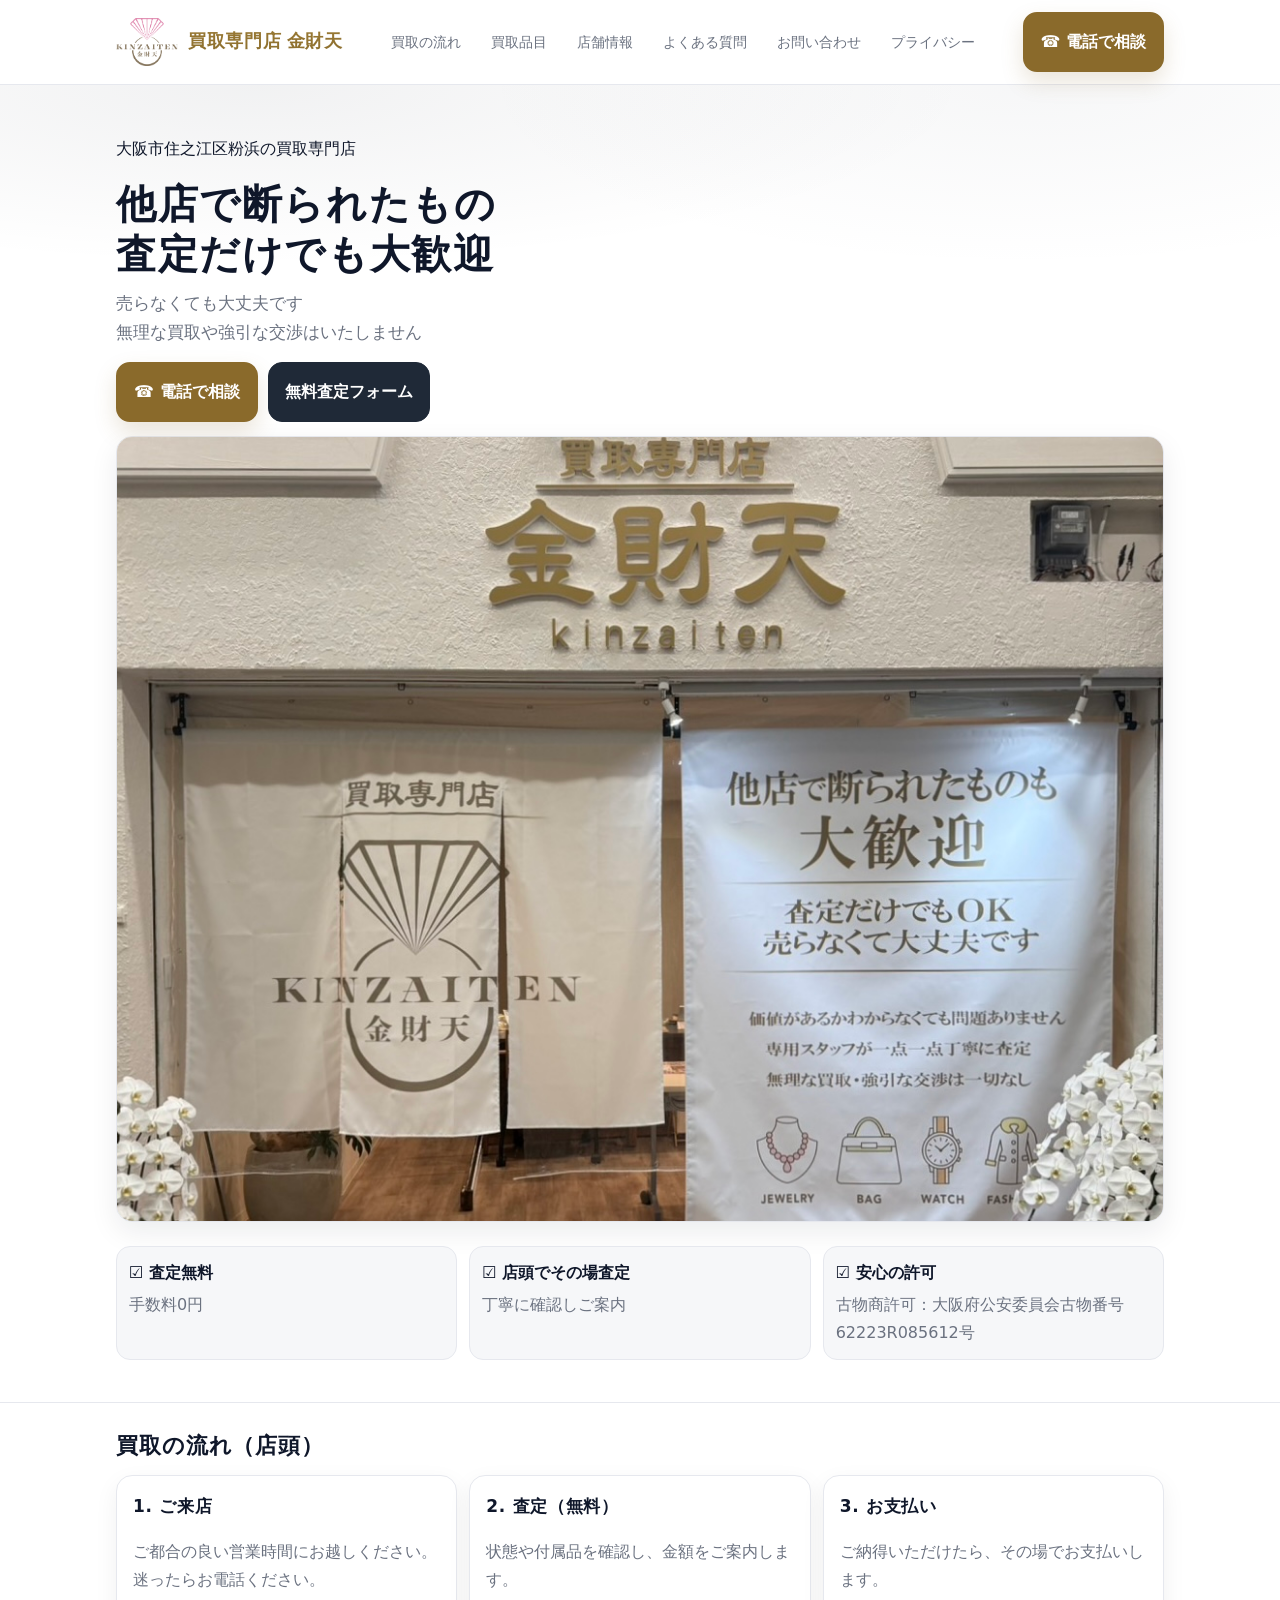
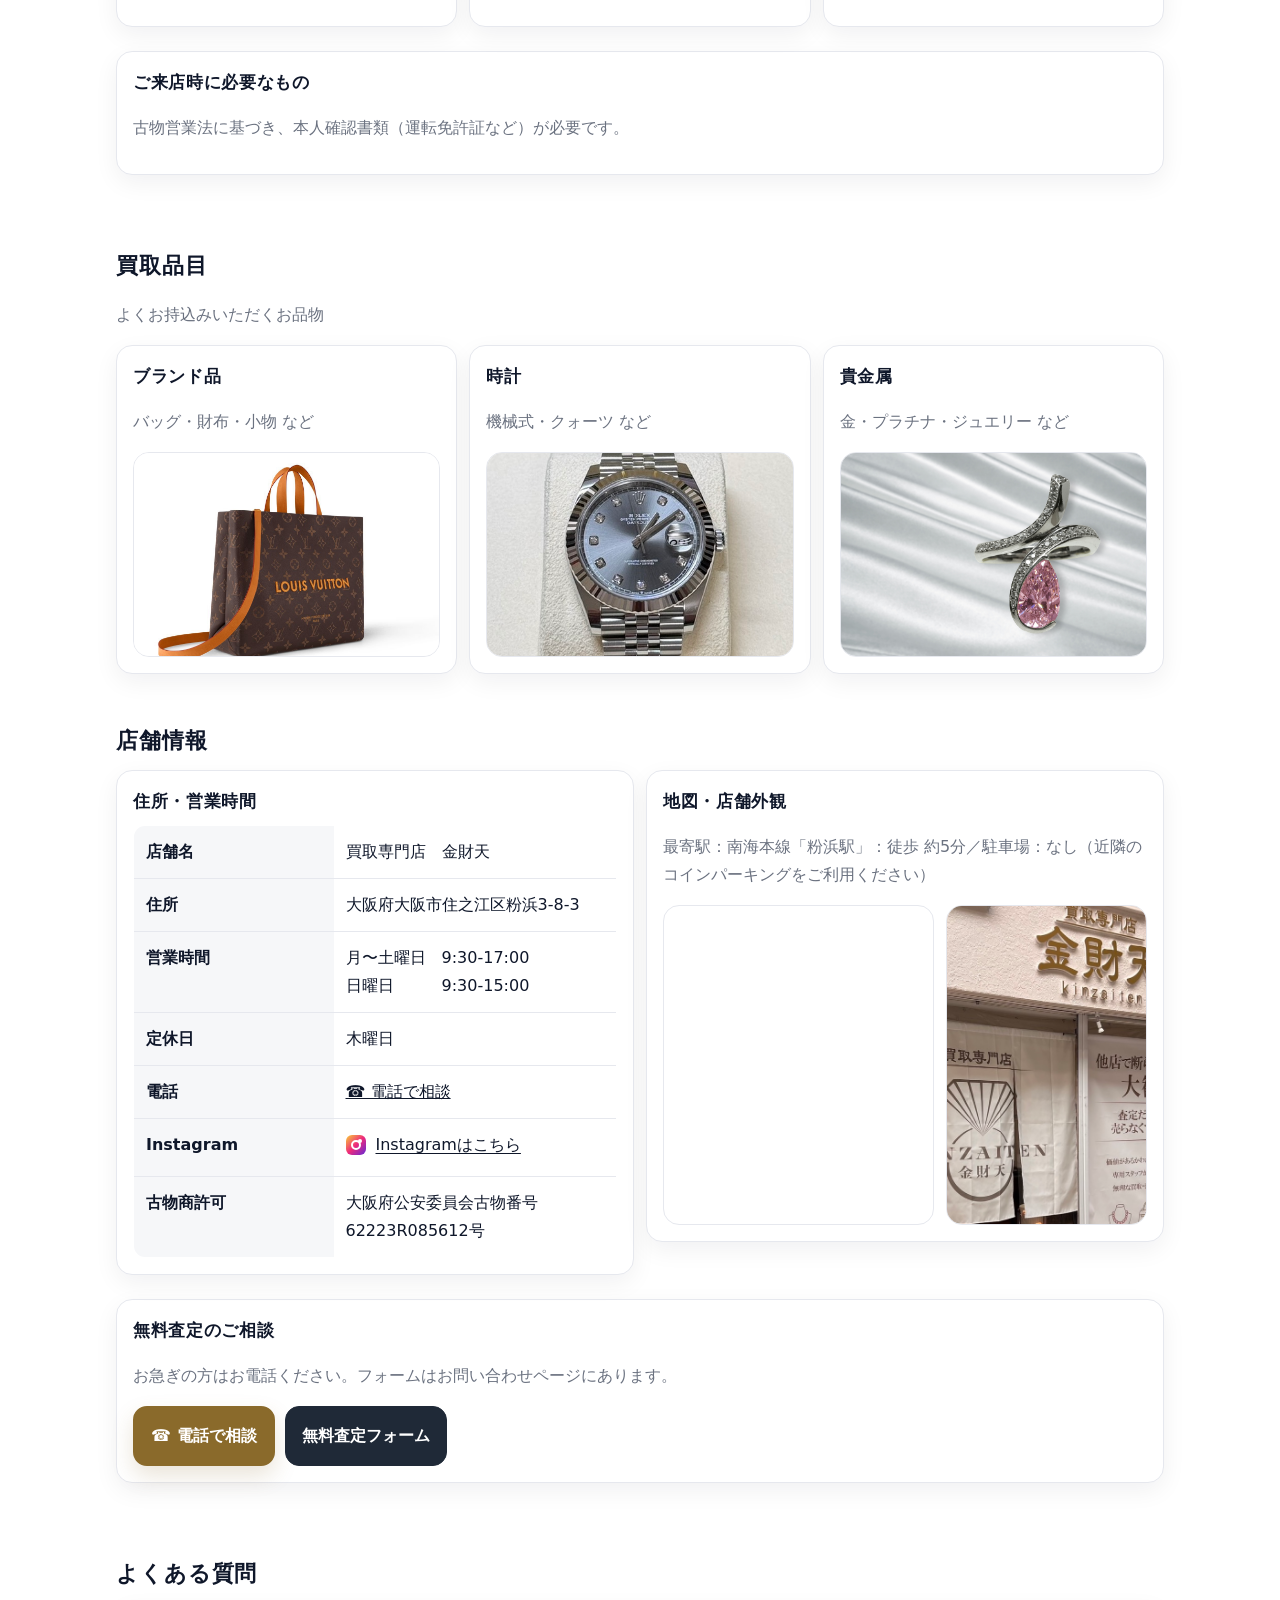
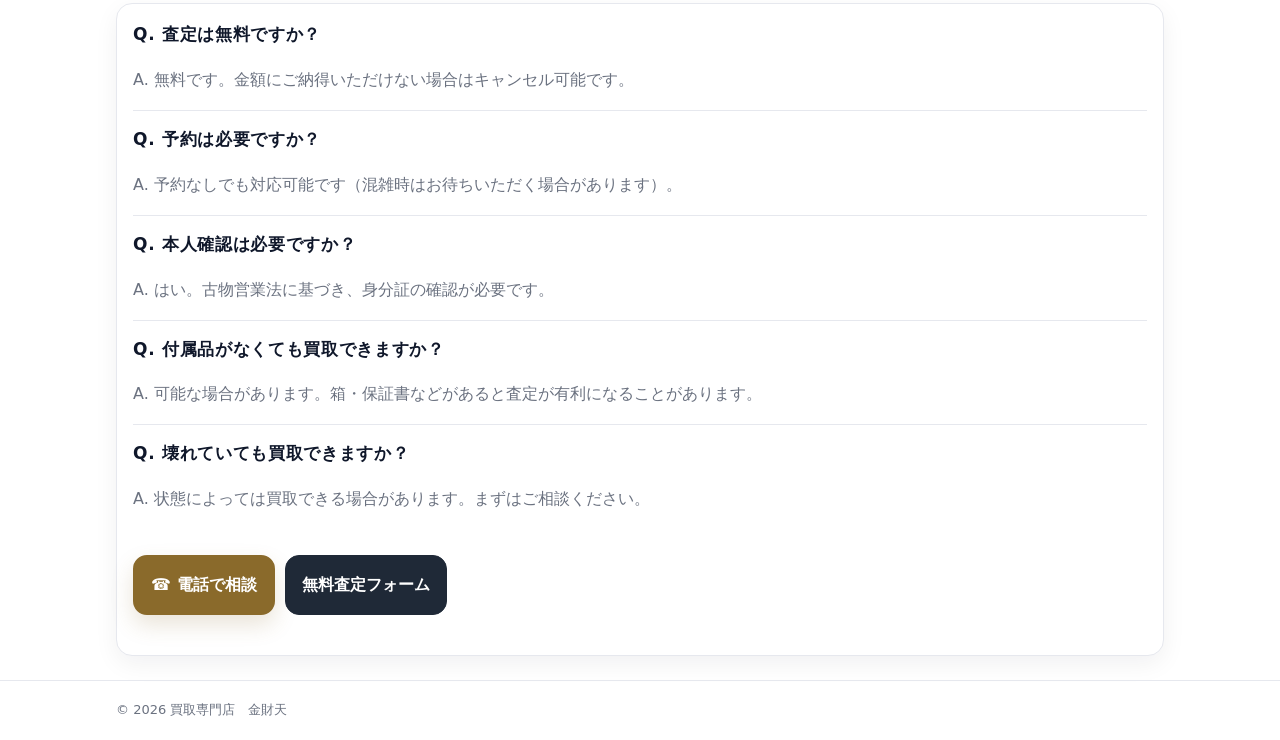
<file: index.html>
<!doctype html>
<html lang="ja">
<head>
  <meta charset="utf-8" />
  <meta name="viewport" content="width=device-width,initial-scale=1" />
  <title>大阪市住之江区粉浜の買取専門店 金財天｜金・ブランド・貴金属の無料査定</title>
  <meta name="description" content="買取専門店 金財天は地域密着の店頭買取サービス。金・ブランド品・貴金属などを無料査定し、その場で丁寧にご案内いたします。お気軽にお電話ください。" />
  <link rel="stylesheet" href="./css/style.css" />
  <script type="application/ld+json">
  {
   "@context": "https://schema.org",
   "@type": "Store",
   "name": "買取専門店 金財天",
   "address": {
    "@type": "PostalAddress",
    "addressLocality": "大阪市住之江区",
    "streetAddress": "粉浜3-8-3",
    "addressCountry": "JP"
   },
   "telephone": "0312345678"
  }
  </script>
</head>
<body>
  <header>
    <div class="container">
      <div class="nav">
        <a class="brand" href="./index.html#top">
          <img class="logowide" src="./img/logo.png" alt="買取専門店　金財天" width="379" height="88">
          <span class="sitename">
            <span class="shoptype">買取専門店</span>
            <span class="shopname">金財天</span>
          </span>
        </a>

        <nav class="navlinks" aria-label="サイトメニュー">
          <a href="./index.html#flow">買取の流れ</a>
          <a href="./index.html#items">買取品目</a>
          <a href="./index.html#store">店舗情報</a>
          <a href="./index.html#faq">よくある質問</a>
          <a href="./contact.html">お問い合わせ</a>
          <a href="./privacy.html">プライバシー</a>
        </nav>

        <a class="btn success" href="tel:0312345678">☎ 電話で相談</a>
      </div>
    </div>
  </header>
    <div class="mobile-quicklinks">
      <a href="./contact.html">お問い合わせ</a>
      <a href="./privacy.html">プライバシー</a>
    </div>

  <main id="top">
    <!-- HERO -->
    <div class="hero">
      <div class="container">
        <p class="area">大阪市住之江区粉浜の買取専門店</p>
        <h1>他店で断られたもの<br>
          査定だけでも大歓迎
        </h1>
        <p class="lead">
          売らなくても大丈夫です<br>
          無理な買取や強引な交渉はいたしません
        </p>
        <div class="kv-actions">
          <a class="btn success" href="tel:0312345678">☎ 電話で相談</a>
          <a class="btn primary" href="./contact.html">無料査定フォーム</a>
        </div>

        <div class="hero-media">
          <img src="./img/hero.jpg" alt="店頭買取のイメージ" loading="lazy" width="1200" height="675">
        </div>

        <div class="section">
          <div class="grid3">
            <div class="pill"><strong>☑︎ 査定無料</strong><div class="muted">手数料0円</div></div>
            <div class="pill"><strong>☑︎ 店頭でその場査定</strong><div class="muted">丁寧に確認しご案内</div></div>
            <div class="pill"><strong>☑︎ 安心の許可</strong><div class="muted">古物商許可：大阪府公安委員会古物番号　62223R085612号</div></div>
          </div>
        </div>
      </div>
    </div>

    <!-- FLOW -->
    <section class="section" id="flow">
      <div class="container">
        <h2>買取の流れ（店頭）</h2>
        <div class="grid3">
          <div class="card">
            <h3>1. ご来店</h3>
            <p class="muted">ご都合の良い営業時間にお越しください。迷ったらお電話ください。</p>
          </div>
          <div class="card">
            <h3>2. 査定（無料）</h3>
            <p class="muted">状態や付属品を確認し、金額をご案内します。</p>
          </div>
          <div class="card">
            <h3>3. お支払い</h3>
            <p class="muted">ご納得いただけたら、その場でお支払いします。</p>
          </div>
        </div>

        <div class="section">
          <div class="card">
            <h3>ご来店時に必要なもの</h3>
            <p class="muted">古物営業法に基づき、本人確認書類（運転免許証など）が必要です。</p>
          </div>
        </div>
      </div>
    </section>

    <!-- ITEMS -->
    <section class="section" id="items">
      <div class="container">
        <h2>買取品目</h2>
        <p class="muted">よくお持込みいただくお品物</p>

        <div class="grid3">
          <div class="card">
            <h3>ブランド品</h3>
            <p class="muted">バッグ・財布・小物 など</p>
            <div class="thumb">
              <img src="./img/items3.jpg" alt="ブランドバッグのイメージ" loading="lazy" width="1200" height="800">
            </div>
          </div>

          <div class="card">
            <h3>時計</h3>
            <p class="muted">機械式・クォーツ など</p>
            <div class="thumb">
              <img src="./img/items.jpg" alt="時計のイメージ" loading="lazy" width="1200" height="800">
            </div>
          </div>

          <div class="card">
            <h3>貴金属</h3>
            <p class="muted">金・プラチナ・ジュエリー など</p>
            <div class="thumb">
              <img src="./img/items2.jpg" alt="貴金属のイメージ" loading="lazy" width="1200" height="800">
            </div>
          </div>
        </div>
      </div>
    </section>

    <!-- STORE -->
    <section class="section" id="store">
      <div class="container">
        <h2>店舗情報</h2>

        <div class="grid2">
          <!-- 左：店舗情報（表だけ） -->
          <div class="card">
            <h3>住所・営業時間</h3>
            <table class="table" aria-label="店舗情報">
              <tr><th>店舗名</th><td>買取専門店　金財天</td></tr>
              <tr><th>住所</th><td>大阪府大阪市住之江区粉浜3-8-3</td></tr>
              <tr><th>営業時間</th><td>
                月〜土曜日　9:30-17:00<br>
                日曜日　　　9:30-15:00
              </td></tr>
              <tr><th>定休日</th><td>木曜日</td></tr>
              <tr><th>電話</th><td><a href="tel:0312345678">☎ 電話で相談</a></td></tr>
              <tr><th>Instagram</th><td>
                <a class="insta-inline" href="https://www.instagram.com/kinzaiten0305" target="_blank" rel="noopener noreferrer">
                <span class="insta-dot"></span>
                <span class="insta-text">Instagramはこちら</span>
                </a>
              </td>
              </tr>
              <tr><th>古物商許可</th><td>大阪府公安委員会古物番号　62223R085612号</td></tr>
            </table>
          </div>

          <!-- 右：地図＋外観（横並び） -->
          <div class="card">
            <h3>地図・店舗外観</h3>
            <p class="muted">最寄駅：南海本線「粉浜駅」：徒歩 約5分／駐車場：なし（近隣のコインパーキングをご利用ください）</p>

            <div class="mapgrid">
              <div class="mapbox">
                <iframe
                  title="金財天の場所（Googleマップ）"
                  src="https://www.google.com/maps/embed?pb=!1m18!1m12!1m3!1d3283.540900613716!2d135.48904645053602!3d34.615768987996894!2m3!1f0!2f0!3f0!3m2!1i1024!2i768!4f13.1!3m3!1m2!1s0x6000dda8eb8e730b%3A0xe0fc2e6d7d4279b8!2z44CSNTU5LTAwMDEg5aSn6Ziq5bqc5aSn6Ziq5biC5L2P5LmL5rGf5Yy657KJ5rWc77yT5LiB55uu77yY4oiS77yT!5e0!3m2!1sja!2sjp!4v1772723970744!5m2!1sja!2sjp"
                  width="600" height="450"
                  style="border:0;"
                  allowfullscreen=""
                  loading="lazy"
                  referrerpolicy="no-referrer-when-downgrade"></iframe>
              </div>

              <div class="photobox">
                <img src="./img/store.jpg" alt="店舗外観" loading="lazy" width="1200" height="675">
              </div>
            </div>
          </div>
        </div>

        <div class="section">
          <div class="card">
            <h3>無料査定のご相談</h3>
            <p class="muted">お急ぎの方はお電話ください。フォームはお問い合わせページにあります。</p>
            <div class="kv-actions">
              <a class="btn success" href="tel:0312345678">☎ 電話で相談</a>
              <a class="btn primary" href="./contact.html">無料査定フォーム</a>
            </div>
          </div>
        </div>
      </div>
    </section>

    <!-- FAQ -->
    <section class="section" id="faq">
      <div class="container">
        <h2>よくある質問</h2>
        <div class="card">
          <h3>Q. 査定は無料ですか？</h3>
          <p class="muted">A. 無料です。金額にご納得いただけない場合はキャンセル可能です。</p>
          <hr class="hr">

          <h3>Q. 予約は必要ですか？</h3>
          <p class="muted">A. 予約なしでも対応可能です（混雑時はお待ちいただく場合があります）。</p>
          <hr class="hr">

          <h3>Q. 本人確認は必要ですか？</h3>
          <p class="muted">A. はい。古物営業法に基づき、身分証の確認が必要です。</p>
          <hr class="hr">

          <h3>Q. 付属品がなくても買取できますか？</h3>
          <p class="muted">A. 可能な場合があります。箱・保証書などがあると査定が有利になることがあります。</p>
          <hr class="hr">

          <h3>Q. 壊れていても買取できますか？</h3>
          <p class="muted">A. 状態によっては買取できる場合があります。まずはご相談ください。</p>

          <div class="section" style="padding-top:16px">
            <div class="kv-actions">
              <a class="btn success" href="tel:0312345678">☎ 電話で相談</a>
              <a class="btn primary" href="./contact.html">無料査定フォーム</a>
            </div>
          </div>
        </div>
      </div>
    </section>
  </main>

  <footer>
    <div class="container">
      <div>© <span id="y"></span> 買取専門店　金財天</div>
    </div>
  </footer>
  <script>document.getElementById("y").textContent = new Date().getFullYear();</script>
</body>
</html>
</file>
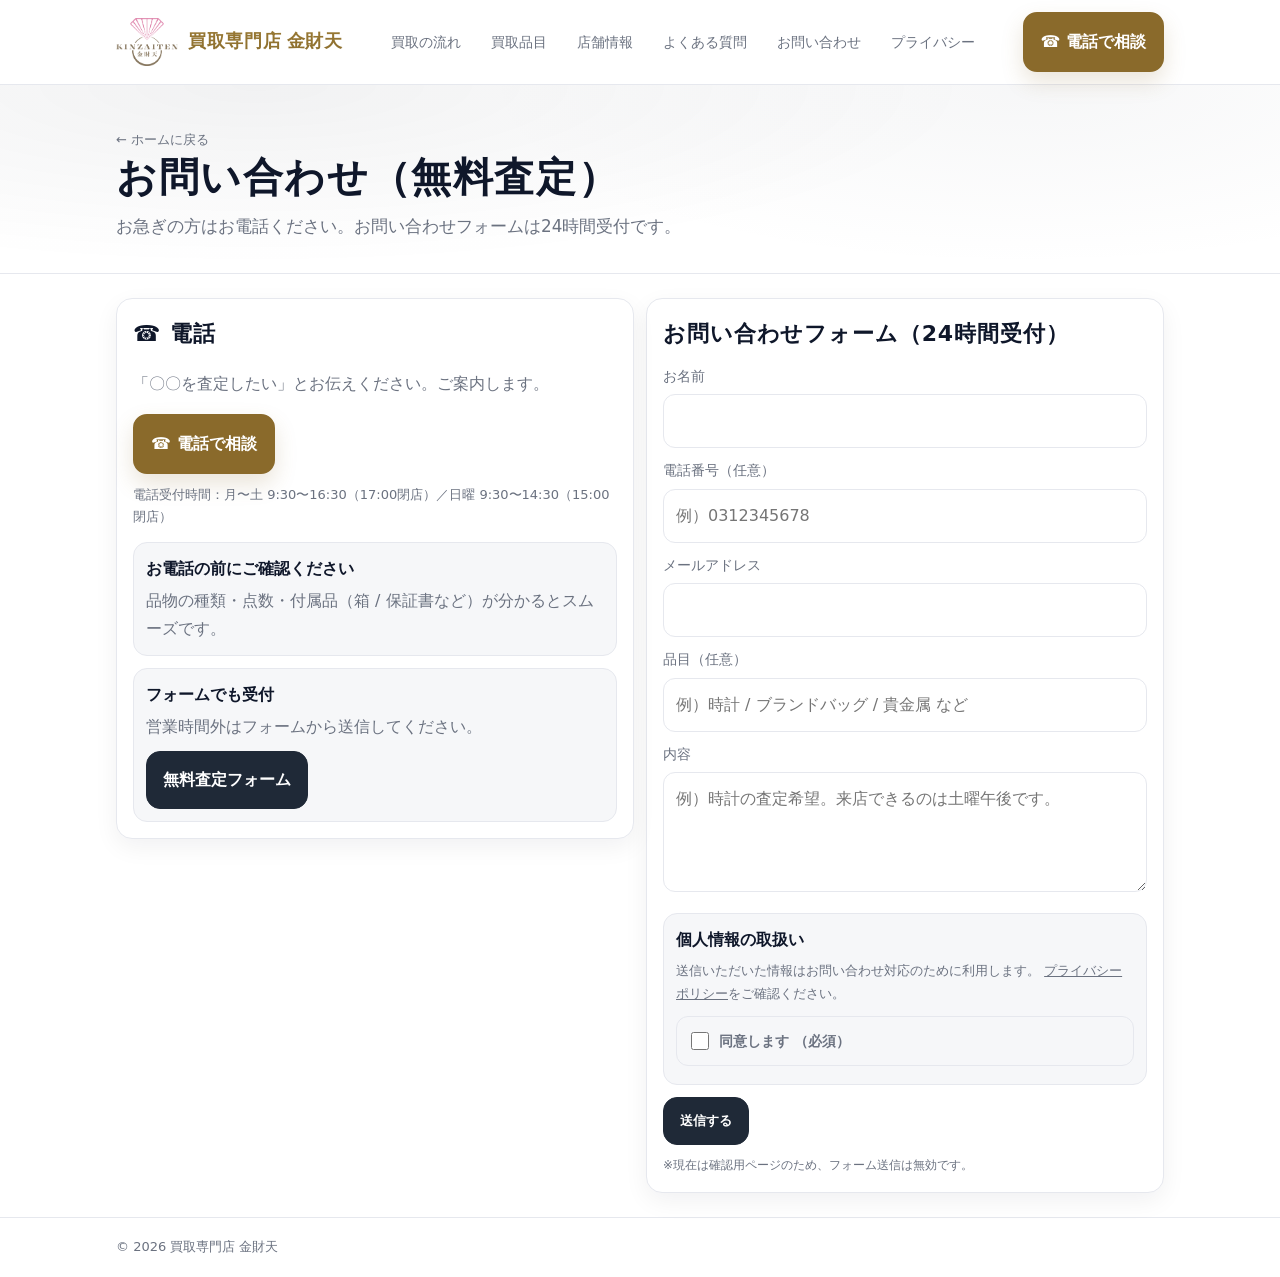
<file: contact.html>
<!doctype html>
<html lang="ja">
<head>
  <meta charset="utf-8" />
  <meta name="viewport" content="width=device-width,initial-scale=1" />
  <title>お問い合わせ｜金財天</title>
  <meta name="description" content="金財天へのお問い合わせ。無料査定のご相談はお電話またはフォームから。" />
  <link rel="stylesheet" href="./css/style.css" />
</head>
<body>
  <header>
    <div class="container">
      <div class="nav">
        <a class="brand" href="./index.html#top">
          <img class="logowide" src="./img/logo.png" alt="買取専門店 金財天" width="379" height="88">
          <span class="sitename">
            <span class="shoptype">買取専門店</span>
            <span class="shopname">金財天</span>
          </span>
        </a>

        <nav class="navlinks" aria-label="サイトメニュー">
          <a href="./index.html#flow">買取の流れ</a>
          <a href="./index.html#items">買取品目</a>
          <a href="./index.html#store">店舗情報</a>
          <a href="./index.html#faq">よくある質問</a>
          <a href="./contact.html">お問い合わせ</a>
          <a href="./privacy.html">プライバシー</a>
        </nav>

        <a class="btn success" href="tel:0312345678">☎ 電話で相談</a>
      </div>
    </div>
  </header>

  <main>
    <div class="hero">
      <div class="container">
        <div class="breadcrumb"><a href="./index.html#top">← ホームに戻る</a></div>
        <h1>お問い合わせ（無料査定）</h1>
        <p class="lead">お急ぎの方はお電話ください。お問い合わせフォームは24時間受付です。</p>
      </div>
    </div>

    <section class="section">
      <div class="container">
        <div class="grid2">

          <div class="card contact-side">
            <h2>☎ 電話</h2>
            <p class="muted">「〇〇を査定したい」とお伝えください。ご案内します。</p>
            <a class="btn success" href="tel:0312345678">☎ 電話で相談</a>
            <p class="muted" style="margin-top:10px;font-size:13px;">
              電話受付時間：月〜土 9:30〜16:30（17:00閉店）／日曜 9:30〜14:30（15:00閉店）
            </p>

            <div class="pill" style="margin-top:12px">
              <strong>お電話の前にご確認ください</strong>
              <div class="muted">品物の種類・点数・付属品（箱 / 保証書など）が分かるとスムーズです。</div>
            </div>

            <div class="pill" style="margin-top:12px">
              <strong>フォームでも受付</strong>
              <div class="muted">営業時間外はフォームから送信してください。</div>
              <a class="btn primary" href="#form" style="margin-top:10px">無料査定フォーム</a>
            </div>
          </div>

          <div class="card" id="form">
            <h2>お問い合わせフォーム（24時間受付）</h2>

            <form>
              <div style="margin-top:10px">
                <label for="name">お名前</label>
                <input id="name" name="name" type="text" autocomplete="name" required />
              </div>

              <div style="margin-top:10px">
                <label for="tel">電話番号（任意）</label>
                <input id="tel" name="tel" type="tel" autocomplete="tel" inputmode="tel" placeholder="例）0312345678" />
              </div>

              <div style="margin-top:10px">
                <label for="email">メールアドレス</label>
                <input id="email" name="email" type="email" autocomplete="email" required />
              </div>

              <div style="margin-top:10px">
                <label for="item">品目（任意）</label>
                <input id="item" name="item" type="text" placeholder="例）時計 / ブランドバッグ / 貴金属 など" />
              </div>

              <div style="margin-top:10px">
                <label for="msg">内容</label>
                <textarea id="msg" name="message" required placeholder="例）時計の査定希望。来店できるのは土曜午後です。"></textarea>
              </div>

              <div class="pill" style="margin-top:12px">
                <strong>個人情報の取扱い</strong>
                <div class="muted" style="font-size:13px;margin-top:6px;">
                  送信いただいた情報はお問い合わせ対応のために利用します。
                  <a href="./privacy.html">プライバシーポリシー</a>をご確認ください。
                </div>

                <label for="agree" style="
                  margin-top:10px;
                  display:flex;
                  align-items:center;
                  gap:10px;
                  padding:12px 14px;
                  border:1px solid var(--line);
                  background:var(--card);
                  border-radius:12px;
                  cursor:pointer;
                  user-select:none;
                ">
                  <input id="agree" name="agree" type="checkbox" required style="
                    width:18px;
                    height:18px;
                    margin:0;
                    flex:0 0 auto;
                  ">
                  <span style="font-weight:600;">同意します <span style="color:var(--muted);">（必須）</span></span>
                </label>
              </div>

              <div style="margin-top:12px">
                <button class="btn primary" type="button">送信する</button>
              </div>

              <p class="muted" style="margin:10px 0 0;font-size:12px;">
                ※現在は確認用ページのため、フォーム送信は無効です。
              </p>
            </form>
          </div>

        </div>
      </div>
    </section>
  </main>

  <footer>
    <div class="container">© <span id="y"></span> 買取専門店 金財天</div>
  </footer>

  <script>
    document.getElementById("y").textContent = new Date().getFullYear();
  </script>
</body>
</html>
</file>
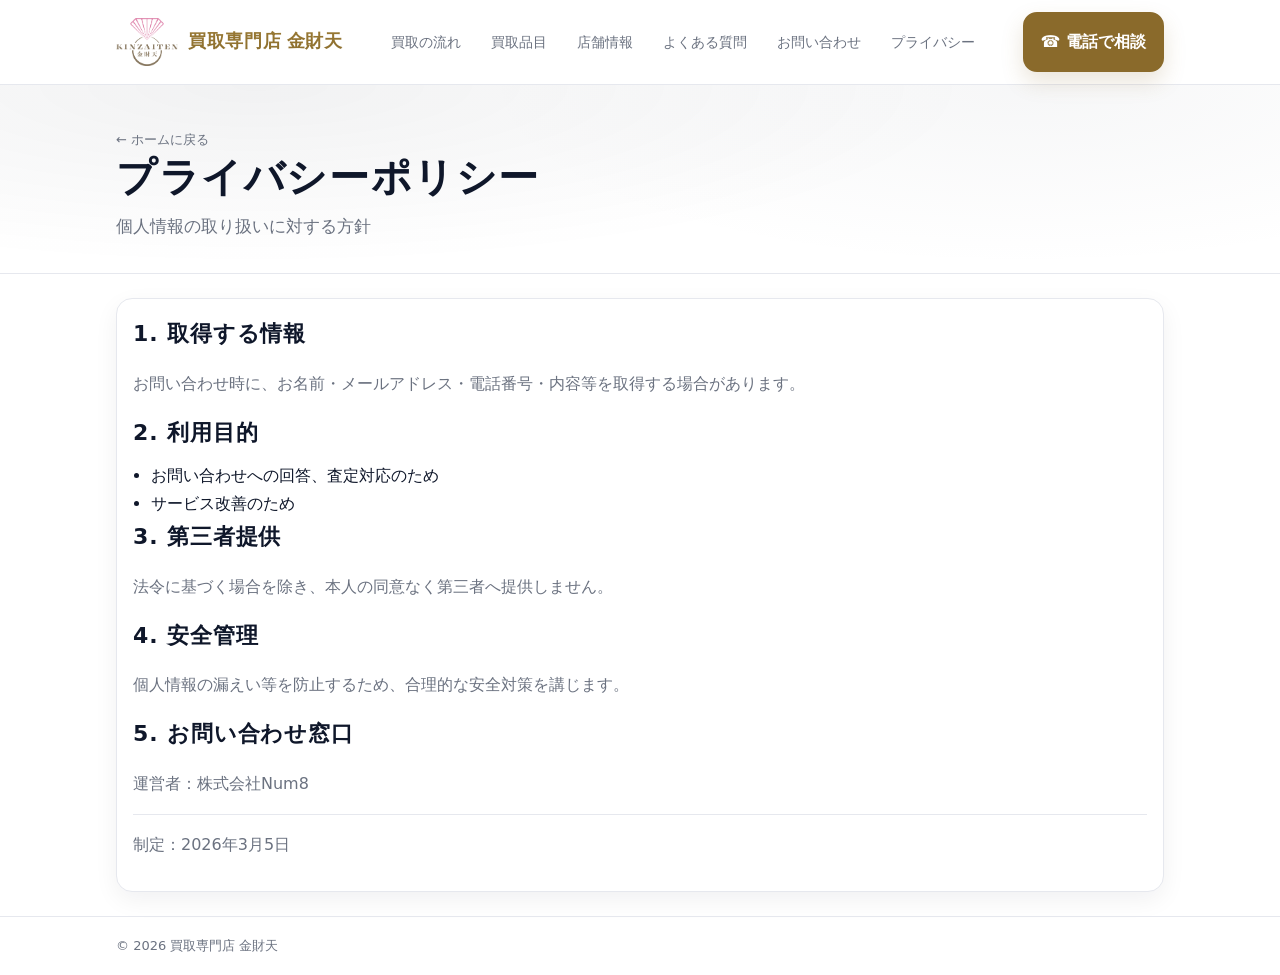
<file: privacy.html>
<!doctype html>
<html lang="ja">
<head>
  <meta charset="utf-8" />
  <meta name="viewport" content="width=device-width,initial-scale=1" />
  <title>プライバシーポリシー｜金財天</title>
  <meta name="description" content="金財天の個人情報保護方針。" />
  <link rel="stylesheet" href="./css/style.css" />
</head>
<body>
  <header>
    <div class="container">
      <div class="nav">
        <a class="brand" href="./index.html#top">
          <img class="logowide" src="./img/logo.png" alt="買取専門店 金財天" width="379" height="88">
          <span class="sitename">
            <span class="shoptype">買取専門店</span>
            <span class="shopname">金財天</span>
          </span>
        </a>

        <nav class="navlinks" aria-label="サイトメニュー">
          <a href="./index.html#flow">買取の流れ</a>
          <a href="./index.html#items">買取品目</a>
          <a href="./index.html#store">店舗情報</a>
          <a href="./index.html#faq">よくある質問</a>
          <a href="./contact.html">お問い合わせ</a>
          <a href="./privacy.html">プライバシー</a>
        </nav>

        <a class="btn success" href="tel:0312345678">☎ 電話で相談</a>
      </div>
    </div>
  </header>

  <main>
    <div class="hero">
      <div class="container">
        <div class="breadcrumb"><a href="./index.html#top">← ホームに戻る</a></div>
        <h1>プライバシーポリシー</h1>
        <p class="lead">個人情報の取り扱いに対する方針</p>
      </div>
    </div>

    <section class="section">
      <div class="container">
        <div class="card">
          <h2>1. 取得する情報</h2>
          <p class="muted">お問い合わせ時に、お名前・メールアドレス・電話番号・内容等を取得する場合があります。</p>

          <h2>2. 利用目的</h2>
          <ul class="list">
            <li>お問い合わせへの回答、査定対応のため</li>
            <li>サービス改善のため</li>
          </ul>

          <h2>3. 第三者提供</h2>
          <p class="muted">法令に基づく場合を除き、本人の同意なく第三者へ提供しません。</p>

          <h2>4. 安全管理</h2>
          <p class="muted">個人情報の漏えい等を防止するため、合理的な安全対策を講じます。</p>

          <h2>5. お問い合わせ窓口</h2>
          <p class="muted">運営者：株式会社Num8</p>

          <hr class="hr">
          <p class="muted">制定：2026年3月5日</p>
        </div>
      </div>
    </section>
  </main>

  <footer>
    <div class="container">© <span id="y"></span> 買取専門店 金財天</div>
  </footer>

  <script>
    document.getElementById("y").textContent = new Date().getFullYear();
  </script>
</body>
</html>
</file>
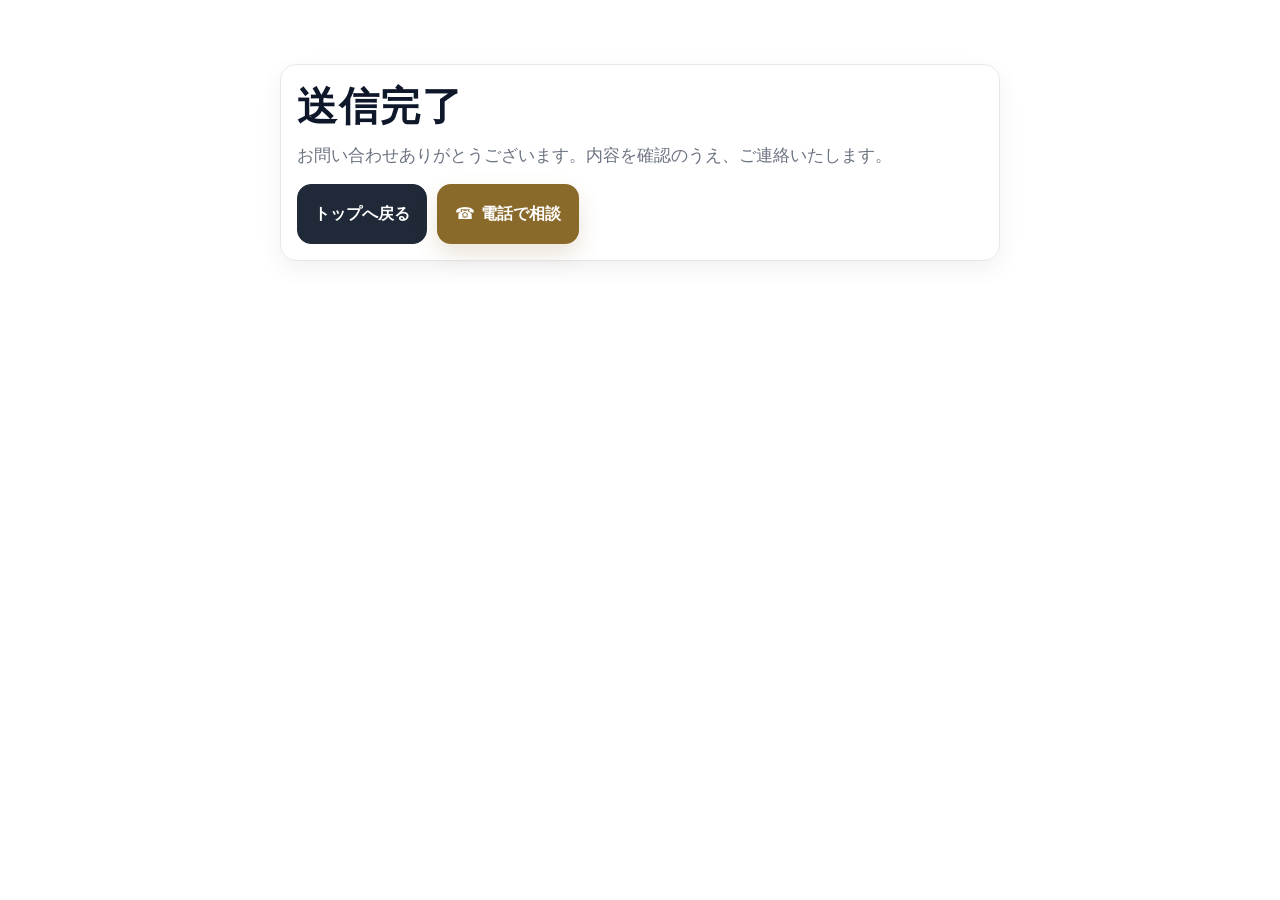
<file: thanks.html>
<!doctype html>
<html lang="ja">
<head>
  <meta charset="utf-8" />
  <meta name="viewport" content="width=device-width,initial-scale=1" />
  <title>送信完了｜金財天</title>
  <meta name="description" content="お問い合わせの送信が完了しました。" />
  <link rel="stylesheet" href="./css/style.css" />
</head>
<body>
  <main class="section">
    <div class="container">
      <div class="card" style="max-width:720px; margin:40px auto;">
        <h1>送信完了</h1>
        <p class="lead">お問い合わせありがとうございます。内容を確認のうえ、ご連絡いたします。</p>
        <div class="kv-actions">
          <a class="btn primary" href="./index.html">トップへ戻る</a>
          <a class="btn success" href="tel:0312345678">☎ 電話で相談</a>
        </div>
      </div>
    </div>
  </main>
</body>
</html>
</file>
<file: css/style.css>
:root{
  --bg:#ffffff;
  --text:#0f172a;
  --muted:#6b7280;
  --line:#e6e8ee;
  --accent:#1f2937;   /* primary */
  --accent2:#8a6a2b;  /* 電話ボタン */

  --card:#f6f7f9;
  --radius:16px;
  --max:1080px;

  /* 年配向け */
  --base:16px;
}

*{box-sizing:border-box}
html{scroll-behavior:smooth}

body{
  margin:0;
  font-family:system-ui,-apple-system,"Segoe UI",Roboto,"Noto Sans JP","Hiragino Kaku Gothic ProN",Meiryo,sans-serif;
  font-size:var(--base);
  color:var(--text);
  background:var(--bg);
  line-height:1.75;
}

a{color:inherit}
.container{max-width:var(--max); margin:0 auto; padding:0 16px}

/* Header */
header{
  position:sticky;
  top:0;
  z-index:10;
  background:rgba(255,255,255,.94);
  backdrop-filter:saturate(180%) blur(8px);
  border-bottom:1px solid var(--line);
}

.nav{
  display:flex;
  align-items:center;
  justify-content:space-between;
  padding:12px 0;
  gap:12px;
}

.brand{
  display:flex;
  align-items:center;
  gap:10px;
  font-weight:800;
  text-decoration:none;
}

.logowide{
  height:48px;
  width:auto;
  display:block;
  object-fit:contain;
}

.sitename{
  font-weight:900;
  letter-spacing:.02em;
  font-size:18px;
  color:var(--text);
  white-space:nowrap;
  font-family: "Yu Mincho", "Hiragino Mincho ProN", "Noto Serif JP", serif;
  font-weight: 700;
  letter-spacing: .04em;
}

.sitename{
  font-family: "Yu Mincho", "Hiragino Mincho ProN", "Noto Serif JP", serif;
  font-weight: 700;
  letter-spacing: .04em;
  white-space: nowrap;

  background: linear-gradient(
    180deg,
    #9a7a35 0%,
    #927331 50%,
    #896d2e 100%
  );
  -webkit-background-clip: text;
  -webkit-text-fill-color: transparent;
  background-clip: text;
  color: #927331;
}

h1, h2, h3, .sitename{
  letter-spacing: .04em;
}

/* Nav */
.navlinks{
  display:flex;
  gap:10px;
  flex-wrap:wrap;
  font-size:14px;
  color:var(--muted);
}

.navlinks a{
  text-decoration:none;
  padding:8px 10px;
  border-radius:10px;
}

.navlinks a:hover{
  background:var(--card);
  color:var(--text);
}

/* Buttons */
.btn{
  display:inline-flex;
  align-items:center;
  justify-content:center;
  padding:14px 16px;
  border-radius:14px;
  border:1px solid var(--line);
  background:#fff;
  text-decoration:none;
  font-weight:800;
  gap:8px;
  white-space:nowrap;
}

.btn.primary{
  background:var(--accent);
  border-color:var(--accent);
  color:#fff;
}

.btn.success{
  background:var(--accent2);
  border-color:var(--accent2);
  color:#fff;
  border-width:2px;
  box-shadow:0 10px 22px rgba(138,106,43,.18);
}

.btn:hover{ filter:brightness(.99) }
.btn.primary:hover{ filter:brightness(.98) }
.btn.success:hover{ filter:brightness(1.03) }

/* Hero */
.hero{
  padding:34px 0 18px;
  border-bottom:1px solid var(--line);
  background:
    radial-gradient(1200px 300px at 20% 0%, rgba(17,24,39,.06), transparent 60%),
    radial-gradient(900px 300px at 80% 0%, rgba(107,114,128,.06), transparent 60%);
}

h1{
  font-size:clamp(26px, 3.8vw, 40px);
  margin:0 0 10px;
  line-height:1.25;
}

h2{font-size:22px; margin:0 0 10px}
h3{font-size:17px; margin:0 0 8px}

.lead{
  color:var(--muted);
  margin:0 0 14px;
  font-size:1.05rem;
}

.muted{color:var(--muted)}

.card{
  border:1px solid var(--line);
  background:#fff;
  border-radius:var(--radius);
  padding:16px;
  box-shadow:0 8px 24px rgba(17,24,39,.06);
}

.grid2{
  display:grid;
  grid-template-columns:1fr 1fr;
  gap:12px;
  align-items:start;
}

.grid3{
  display:grid;
  grid-template-columns:repeat(3,1fr);
  gap:12px;
}

.pill{
  background:var(--card);
  border:1px solid var(--line);
  border-radius:14px;
  padding:12px;
}

.pill strong{
  display:block;
  margin-bottom:4px;
}

.section{padding:24px 0}

.kv-actions{
  display:flex;
  gap:10px;
  flex-wrap:wrap;
  margin-top:10px;
}

.breadcrumb{
  font-size:13px;
  color:var(--muted);
  padding:10px 0 0;
}

.breadcrumb a{
  color:var(--muted);
  text-decoration:none;
}

.breadcrumb a:hover{text-decoration:underline}

.list{
  margin:0;
  padding-left:18px;
}

.hr{
  border:none;
  border-top:1px solid var(--line);
  margin:14px 0;
}

/* Table */
.table{
  width:100%;
  border-collapse:collapse;
  border:1px solid var(--line);
  border-radius:12px;
  overflow:hidden;
}

.table th,
.table td{
  padding:12px 12px;
  border-bottom:1px solid var(--line);
  text-align:left;
  vertical-align:top;
}

.table th{
  background:var(--card);
  width:200px;
}

/* Form */
label{
  font-size:14px;
  color:var(--muted);
  display:block;
  margin-bottom:6px;
}

input,
textarea{
  width:100%;
  padding:12px;
  border-radius:12px;
  border:1px solid var(--line);
  font:inherit;
}

textarea{
  min-height:120px;
  resize:vertical;
}

:focus-visible{
  outline:3px solid rgba(17,24,39,.25);
  outline-offset:2px;
}

footer{
  border-top:1px solid var(--line);
  padding:18px 0;
  color:var(--muted);
  font-size:13px;
}

/* Images */
.hero-media,
.thumb{
  border-radius:var(--radius);
  overflow:hidden;
  border:1px solid var(--line);
  background:#fff;
}

.hero-media{
  margin-top:14px;
  aspect-ratio:4 / 3;
  box-shadow:0 10px 28px rgba(17,24,39,.08);
}

.hero-media img{
  width:100%;
  height:100%;
  object-fit:cover;
  object-position:50% 35%;
  display:block;
}

.thumb{
  margin-top:10px;
  aspect-ratio:3 / 2;
  background:var(--card);
}

.thumb img{
  width:100%;
  height:100%;
  object-fit:cover;
  display:block;
}

/* QR */
.qr{
  margin-top:12px;
  display:flex;
  gap:12px;
  align-items:flex-start;
  flex-wrap:wrap;
}

.qr img{
  width:160px;
  max-width:45vw;
  height:auto;
  border-radius:12px;
  border:1px solid var(--line);
  background:#fff;
}

/* Contact page sticky (PC only) */
@media (min-width: 861px){
  .contact-side{
    position:sticky;
    top:92px;
    align-self:start;
  }
}

/* Map + photo */
.mapgrid{
  display:grid;
  grid-template-columns:1.35fr 1fr;
  gap:12px;
  margin-top:10px;
}

.mapbox,
.photobox{
  border-radius:var(--radius);
  overflow:hidden;
  border:1px solid var(--line);
  background:#fff;
  height:320px;
}

.mapbox iframe{
  width:100%;
  height:100%;
  display:block;
}

.photobox img{
  width:100%;
  height:100%;
  object-fit:cover;
  display:block;
}

.insta-inline{
  display:inline-flex;
  align-items:center;
  gap:10px;
  text-decoration:none;
  color:var(--text);
  transition:opacity .2s ease;
}

.insta-inline:hover{
  opacity:.75;
}

.insta-text{
  text-decoration:underline;
  text-underline-offset:3px;
}

.insta-dot{
  width:20px;
  height:20px;
  border-radius:6px;
  display:inline-block;
  background:linear-gradient(135deg,#f9ce34,#ee2a7b,#6228d7);
  position:relative;
  flex:0 0 auto;
}

.insta-dot::after{
  content:"";
  position:absolute;
  inset:5px;
  border:2px solid #fff;
  border-radius:5px;
}

.insta-dot::before{
  content:"";
  position:absolute;
  width:4px;
  height:4px;
  border-radius:50%;
  background:#fff;
  top:4px;
  right:4px;
}

/* Mobile */
@media (max-width: 860px){
  .sitename{
    font-size:16px;
  }

  .navlinks{
    display:none;
  }

  .grid2,
  .grid3{
    grid-template-columns:1fr;
  }

  /* ボタンを全部100%にはしない */
  .btn{
    width:auto;
  }

  /* 上部の2ボタンはスマホでは非表示 */
  .kv-actions--top{
    display:none;
  }

  /* 縦並びにしたい場所だけ100% */
  .kv-actions .btn,
  form .btn,
  form button.btn{
    width:100%;
  }

  .nav{
    padding:12px 0;
    gap:10px;
  }

  .brand{
    flex:1;
    min-width:0;
    gap:8px;
  }

  .logowide{
    height:44px;
  }

  header .btn.success{
    width:auto;
    padding:10px 12px;
    border-radius:12px;
    font-size:14px;
    white-space:nowrap;
  }

  .mapgrid{
    grid-template-columns:1fr;
  }

  .mapbox,
  .photobox{
    height:260px;
  }

  .contact-side{
    position:static;
  }
}
/* スマホ用の簡易リンク（PCでは非表示） */
.mobile-quicklinks{
  display:none;
}

@media (max-width: 860px){
  .mobile-quicklinks{
    display:flex;
    gap:10px;
    padding:10px 16px;
    border-bottom:1px solid var(--line);
    background:#fff;
  }

  .mobile-quicklinks a{
    flex:1;
    text-align:center;
    text-decoration:none;
    padding:10px 12px;
    border:1px solid var(--line);
    border-radius:12px;
    background:#fff;
    color:var(--text);
    font-size:14px;
    font-weight:700;
  }
}
</file>
